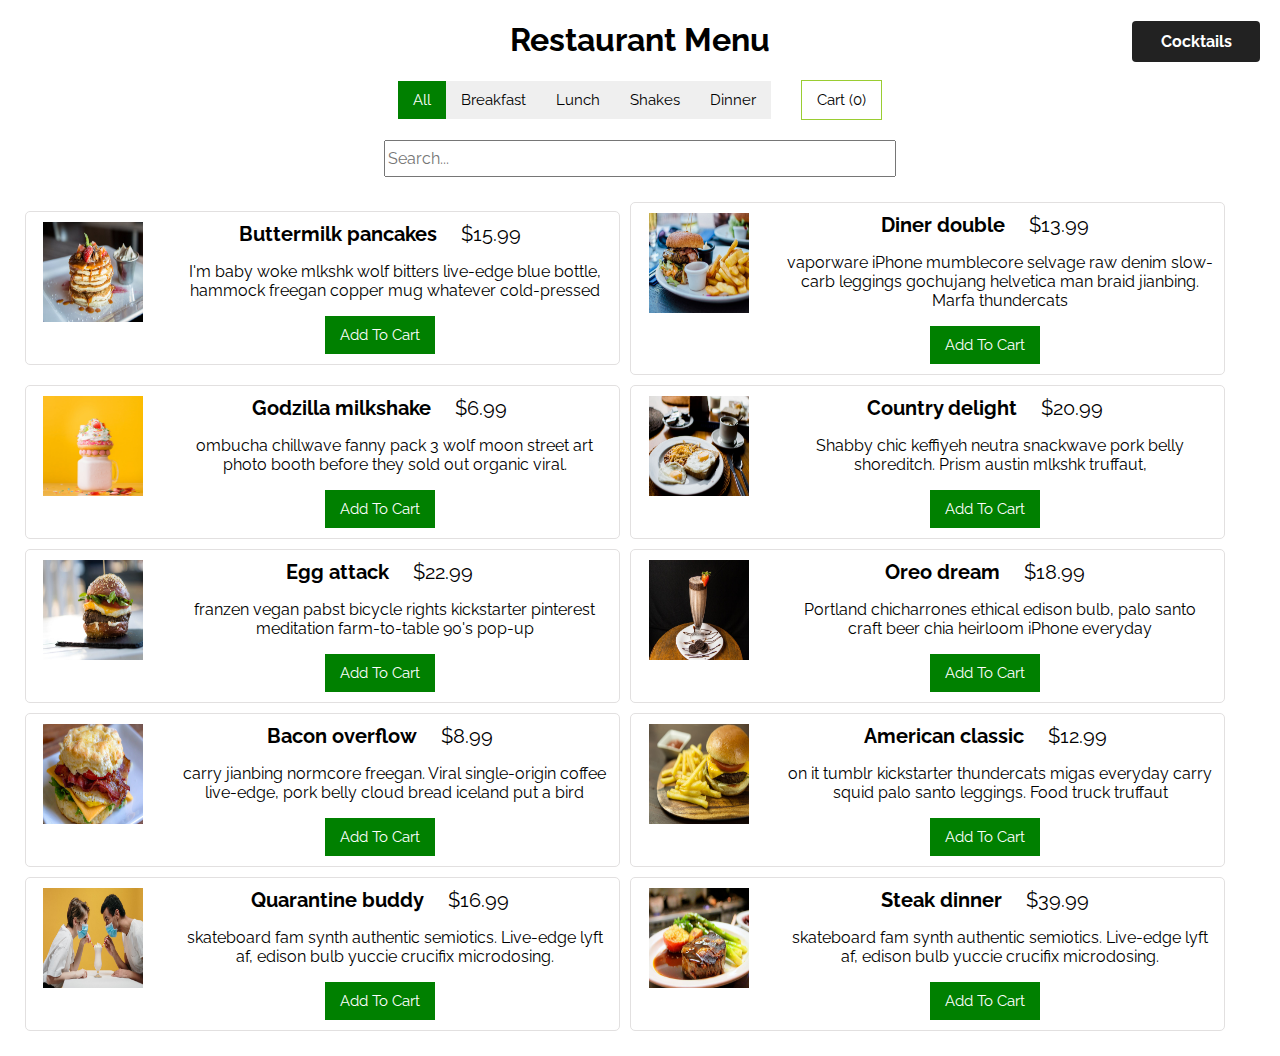
<file: index.html>
<!DOCTYPE html>
<html lang="en">
	<head>
		<meta charset="UTF-8" />
		<meta name="viewport" content="width=device-width, initial-scale=1.0" />
		<title>Restaurant Menu</title>
		<link rel="stylesheet" href="/styles.css" />
	</head>
	<body>
		<button class="button-31"><a href="/cocktails-page/cocktailPage.html">Cocktails</a></button>
		<h1>Restaurant Menu</h1>

		<div class="menu-labels">
			<!-- <button class="menu-label active-menu-btn">All</button>
      <button class="menu-label">Breakfast</button>
      <button class="menu-label">Lunch</button>
      <button class="menu-label">Shakes</button> -->
		</div>
		<div id="search">
			<input type="text" id="search-input" placeholder="Search..." />
			<button type="reset" class="clearInput">Clear</button>
		</div>
		<main class="container"></main>
		<script type="module" src="/app.js"></script>
	</body>
</html>
</file>
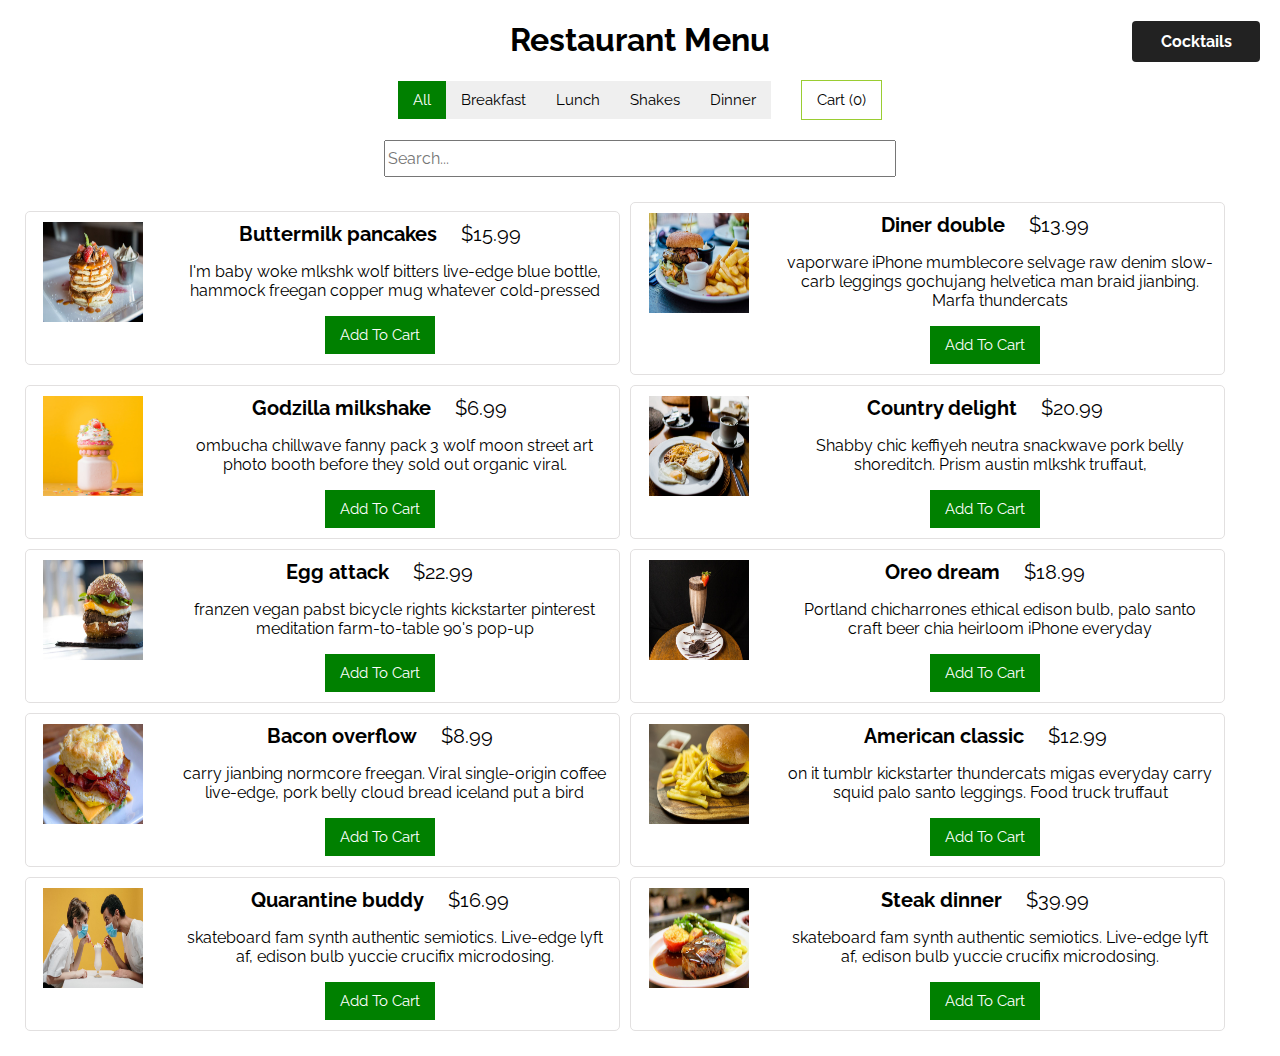
<file: restraunt-menu/index.html>
<!DOCTYPE html>
<html lang="en">
	<head>
		<meta charset="UTF-8" />
		<meta name="viewport" content="width=device-width, initial-scale=1.0" />
		<title>Restaurant Menu</title>
		<link rel="stylesheet" href="/restraunt-menu/styles.css" />
	</head>
	<body>
		<button class="button-31"><a href="/cocktails-page/cocktailPage.html">Cocktails</a></button>
		<h1>Restaurant Menu</h1>

		<div class="menu-labels">
			<!-- <button class="menu-label active-menu-btn">All</button>
      <button class="menu-label">Breakfast</button>
      <button class="menu-label">Lunch</button>
      <button class="menu-label">Shakes</button> -->
		</div>
		<div id="search">
			<input type="text" id="search-input" placeholder="Search..." />
			<button type="reset" class="clearInput">Clear</button>
		</div>
		<main class="container"></main>
		<script type="module" src="/restraunt-menu/app.js"></script>
	</body>
</html>
</file>
<file: styles.css>
@import url('https://fonts.googleapis.com/css2?family=Raleway&family=Vina+Sans&display=swap');

* {
	box-sizing: border-box;
	font-family: 'Raleway', sans-serif;
}

body {
	text-align: center;
	margin: 0;
	position: relative;
}

.button-31 {
	position: absolute;
	top: 0;
	right: 20px;
	background-color: #222;
	border-radius: 4px;
	border-style: none;
	box-sizing: border-box;
	color: #fff;
	cursor: pointer;
	display: inline-block;
	font-family: 'Farfetch Basis', 'Helvetica Neue', Arial, sans-serif;
	font-size: 16px;
	font-weight: 700;
	line-height: 1.5;
	margin: 0;

	outline: none;
	overflow: hidden;
	padding: 9px 20px 8px;
	text-transform: none;
	user-select: none;
	-webkit-user-select: none;
	touch-action: manipulation;
	width: 10%;
}
.button-31 a {
	text-transform: none;
	color: #fff;
	cursor: pointer;
	text-decoration: none;
}

.button-31:hover,
.button-31:focus {
	opacity: 0.75;
}
button {
	padding: 10px 15px;
	border: none;
	cursor: pointer;
}

span {
	font-size: 20px;
	padding-left: 20px;
}

strong {
	font-size: 20px;
}
.clearInput {
	display: none;
}

.cart {
	margin-left: 30px;
	border: 1px solid yellowgreen;
	background-color: transparent;
}

p {
	padding-left: 30px;
	text-align: center;
}

.active-menu-btn {
	background-color: green;
	color: white;
}

main {
	margin: 20px;
	display: flex;
	align-items: center;
	flex-wrap: wrap;
}

.card {
	margin: 5px;
	width: 48%;
	border: 1px solid rgb(226, 224, 224);
	display: flex;
	padding: 10px;
	border-radius: 5px;
}

.card img {
	width: 100px;
	height: 100px;
}

.card-left {
	width: 20%;
}

.card-right {
	width: 80%;
}

#search-input {
	margin-top: 20px;
	height: 37px;
	font-size: 16px;
	width: 40%;
}

button {
	font-size: 15px;
}

.addToCartBtn {
	color: white;
	background-color: green;
}

.orderBtn,
.clearCart {
	margin-left: 20px;
	border: 1px solid yellowgreen;
	background-color: transparent;
}

.hoverStyle:hover {
	background-color: yellowgreen;
	color: black;
}

.greenBg {
	background-color: yellowgreen;
}
</file>
<file: restraunt-menu/styles.css>
@import url('https://fonts.googleapis.com/css2?family=Raleway&family=Vina+Sans&display=swap');

* {
	box-sizing: border-box;
	font-family: 'Raleway', sans-serif;
}

body {
	text-align: center;
	margin: 0;
	position: relative;
}

.button-31 {
	position: absolute;
	top: 0;
	right: 20px;
	background-color: #222;
	border-radius: 4px;
	border-style: none;
	box-sizing: border-box;
	color: #fff;
	cursor: pointer;
	display: inline-block;
	font-family: 'Farfetch Basis', 'Helvetica Neue', Arial, sans-serif;
	font-size: 16px;
	font-weight: 700;
	line-height: 1.5;
	margin: 0;

	outline: none;
	overflow: hidden;
	padding: 9px 20px 8px;
	text-transform: none;
	user-select: none;
	-webkit-user-select: none;
	touch-action: manipulation;
	width: 10%;
}
.button-31 a {
	text-transform: none;
	color: #fff;
	cursor: pointer;
	text-decoration: none;
}

.button-31:hover,
.button-31:focus {
	opacity: 0.75;
}
button {
	padding: 10px 15px;
	border: none;
	cursor: pointer;
}

span {
	font-size: 20px;
	padding-left: 20px;
}

strong {
	font-size: 20px;
}
.clearInput {
	display: none;
}

.cart {
	margin-left: 30px;
	border: 1px solid yellowgreen;
	background-color: transparent;
}

p {
	padding-left: 30px;
	text-align: center;
}

.active-menu-btn {
	background-color: green;
	color: white;
}

main {
	margin: 20px;
	display: flex;
	align-items: center;
	flex-wrap: wrap;
}

.card {
	margin: 5px;
	width: 48%;
	border: 1px solid rgb(226, 224, 224);
	display: flex;
	padding: 10px;
	border-radius: 5px;
}

.card img {
	width: 100px;
	height: 100px;
}

.card-left {
	width: 20%;
}

.card-right {
	width: 80%;
}

#search-input {
	margin-top: 20px;
	height: 37px;
	font-size: 16px;
	width: 40%;
}

button {
	font-size: 15px;
}

.addToCartBtn {
	color: white;
	background-color: green;
}

.orderBtn,
.clearCart {
	margin-left: 20px;
	border: 1px solid yellowgreen;
	background-color: transparent;
}

.hoverStyle:hover {
	background-color: yellowgreen;
	color: black;
}

.greenBg {
	background-color: yellowgreen;
}
</file>
